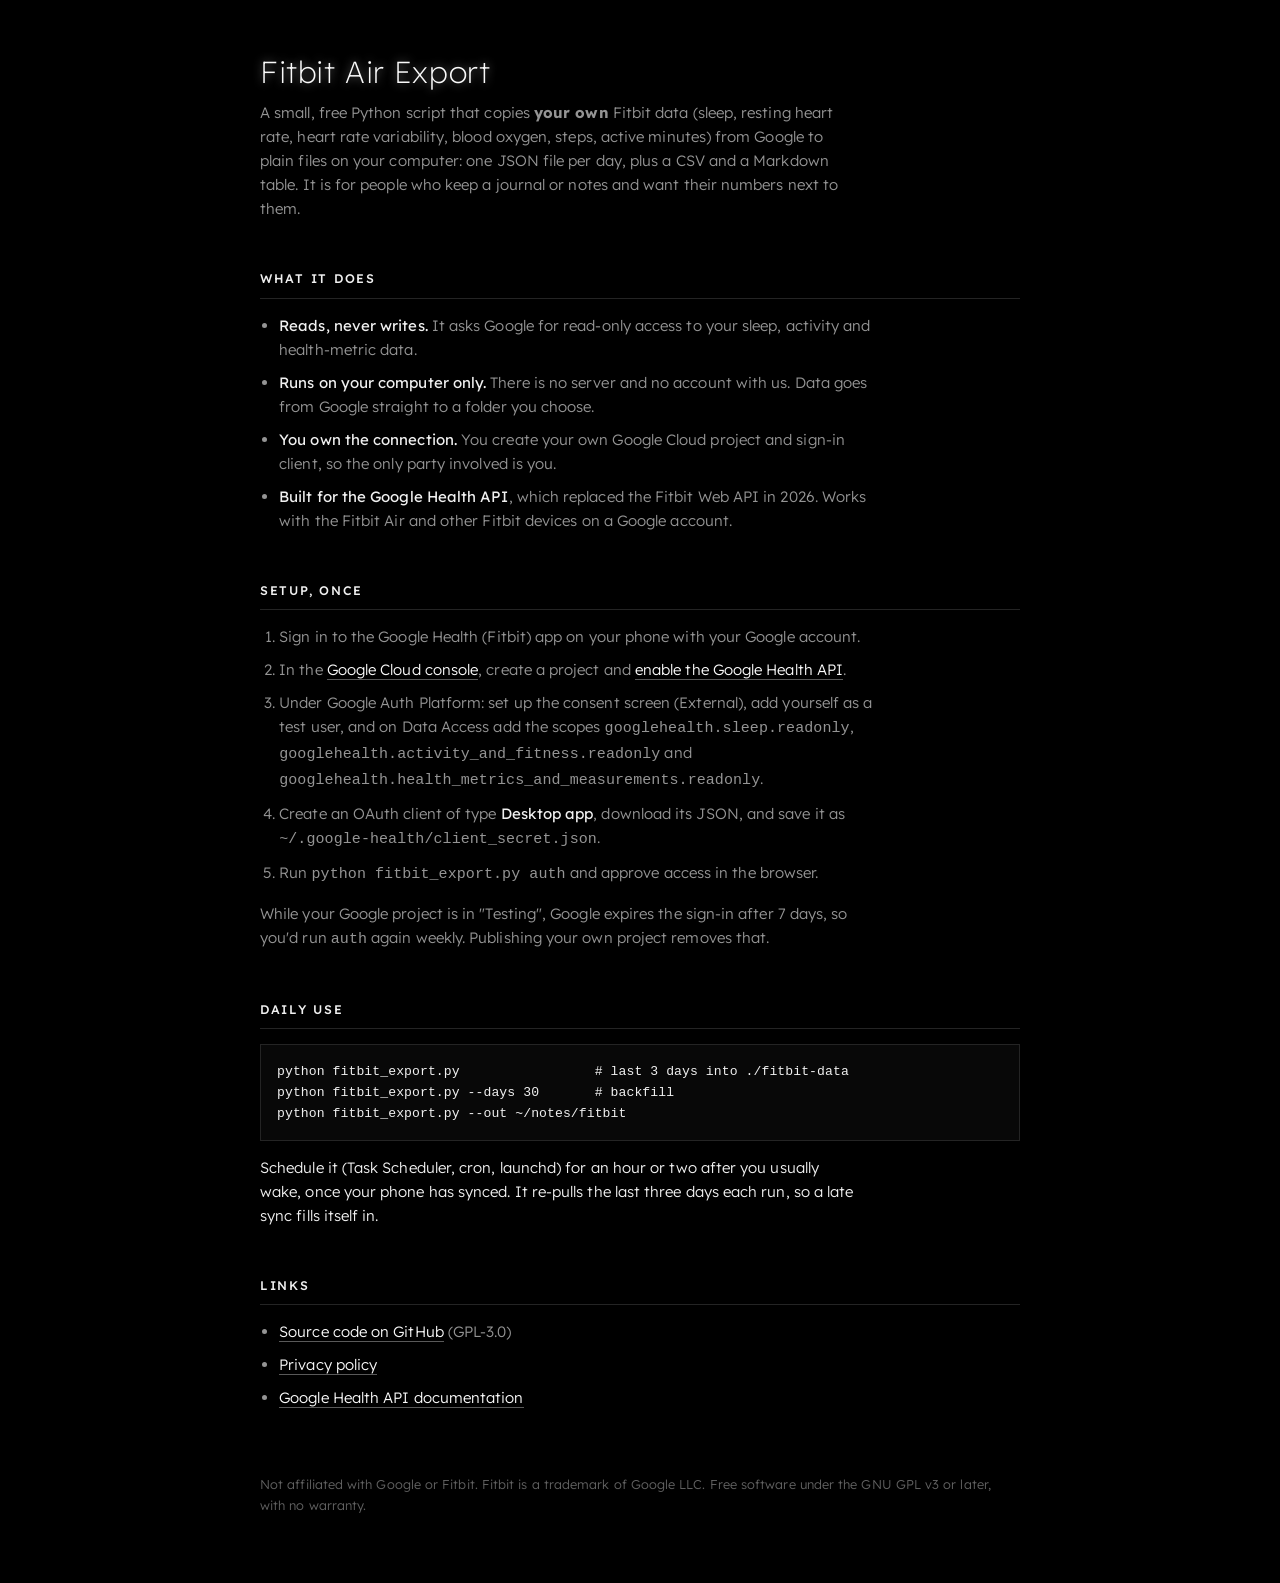
<file: index.html>
<!DOCTYPE html>
<!-- Fitbit Air Export <https://github.com/9-7-8/fitbit-air-export>
     Copyright (C) 2026 Ixora. SPDX-License-Identifier: GPL-3.0-or-later
     Free software with no warranty, under the GNU General Public License,
     version 3 or later: see LICENSE in the repository, or
     <https://www.gnu.org/licenses/>. -->
<html lang="en">
<head>
<meta charset="UTF-8">
<meta name="viewport" content="width=device-width, initial-scale=1.0">
<title>Fitbit Air Export</title>
<meta name="description" content="A small script that copies your own Fitbit Air data from the Google Health API to plain files on your computer.">
<link rel="stylesheet" href="theme.css">
<link rel="icon" type="image/svg+xml" href="favicon.svg">
<style>
  body { margin: 0; padding: 3rem 16px 5rem; }
  main { max-width: 760px; margin: 0 auto; }
  p, li { max-width: 66ch; }
  p.lede { margin: 0 0 2.4rem; }
  h2 {
    margin: 3rem 0 0.9rem; padding-bottom: 0.55rem; border-bottom: 1px solid var(--line-soft);
    text-transform: uppercase; letter-spacing: 0.14em; font-size: 0.78rem;
  }
  ol, ul { padding-left: 1.2rem; }
  li { margin-bottom: 0.55rem; color: var(--text-dim); }
  li b { color: var(--text); font-weight: 400; }
  pre { overflow-x: auto; padding: 1rem; background: var(--sunken); border: 1px solid var(--line-soft); font-family: var(--mono); font-size: 0.82rem; }
  .dim { color: var(--text-dim); }
  footer { margin-top: 4rem; font-size: 0.8rem; color: var(--text-faint); }
</style>
</head>
<body>
<main>
  <h1>Fitbit Air Export</h1>
  <p class="lede">A small, free Python script that copies <b>your own</b> Fitbit data (sleep, resting heart rate,
    heart rate variability, blood oxygen, steps, active minutes) from Google to plain files on your computer:
    one JSON file per day, plus a CSV and a Markdown table. It is for people who keep a journal or notes and want
    their numbers next to them.</p>

  <h2>What it does</h2>
  <ul>
    <li><b>Reads, never writes.</b> It asks Google for read-only access to your sleep, activity and health-metric data.</li>
    <li><b>Runs on your computer only.</b> There is no server and no account with us. Data goes from Google straight to a folder you choose.</li>
    <li><b>You own the connection.</b> You create your own Google Cloud project and sign-in client, so the only party involved is you.</li>
    <li><b>Built for the Google Health API</b>, which replaced the Fitbit Web API in 2026. Works with the Fitbit Air and other Fitbit devices on a Google account.</li>
  </ul>

  <h2>Setup, once</h2>
  <ol>
    <li>Sign in to the Google Health (Fitbit) app on your phone with your Google account.</li>
    <li>In the <a href="https://console.cloud.google.com/projectcreate">Google Cloud console</a>, create a project and
      <a href="https://console.cloud.google.com/apis/library/health.googleapis.com">enable the Google Health API</a>.</li>
    <li>Under Google Auth Platform: set up the consent screen (External), add yourself as a test user, and on
      Data Access add the scopes <code>googlehealth.sleep.readonly</code>, <code>googlehealth.activity_and_fitness.readonly</code>
      and <code>googlehealth.health_metrics_and_measurements.readonly</code>.</li>
    <li>Create an OAuth client of type <b>Desktop app</b>, download its JSON, and save it as
      <code>~/.google-health/client_secret.json</code>.</li>
    <li>Run <code>python fitbit_export.py auth</code> and approve access in the browser.</li>
  </ol>
  <p class="dim">While your Google project is in "Testing", Google expires the sign-in after 7 days, so you'd run
    <code>auth</code> again weekly. Publishing your own project removes that.</p>

  <h2>Daily use</h2>
<pre>python fitbit_export.py                 # last 3 days into ./fitbit-data
python fitbit_export.py --days 30       # backfill
python fitbit_export.py --out ~/notes/fitbit</pre>
  <p>Schedule it (Task Scheduler, cron, launchd) for an hour or two after you usually wake, once your phone has synced.
    It re-pulls the last three days each run, so a late sync fills itself in.</p>

  <h2>Links</h2>
  <ul>
    <li><a href="https://github.com/9-7-8/fitbit-air-export">Source code on GitHub</a> (GPL-3.0)</li>
    <li><a href="privacy.html">Privacy policy</a></li>
    <li><a href="https://developers.google.com/health">Google Health API documentation</a></li>
  </ul>

  <footer>Not affiliated with Google or Fitbit. Fitbit is a trademark of Google LLC.
    Free software under the GNU GPL v3 or later, with no warranty.</footer>
</main>
</body>
</html>
</file>
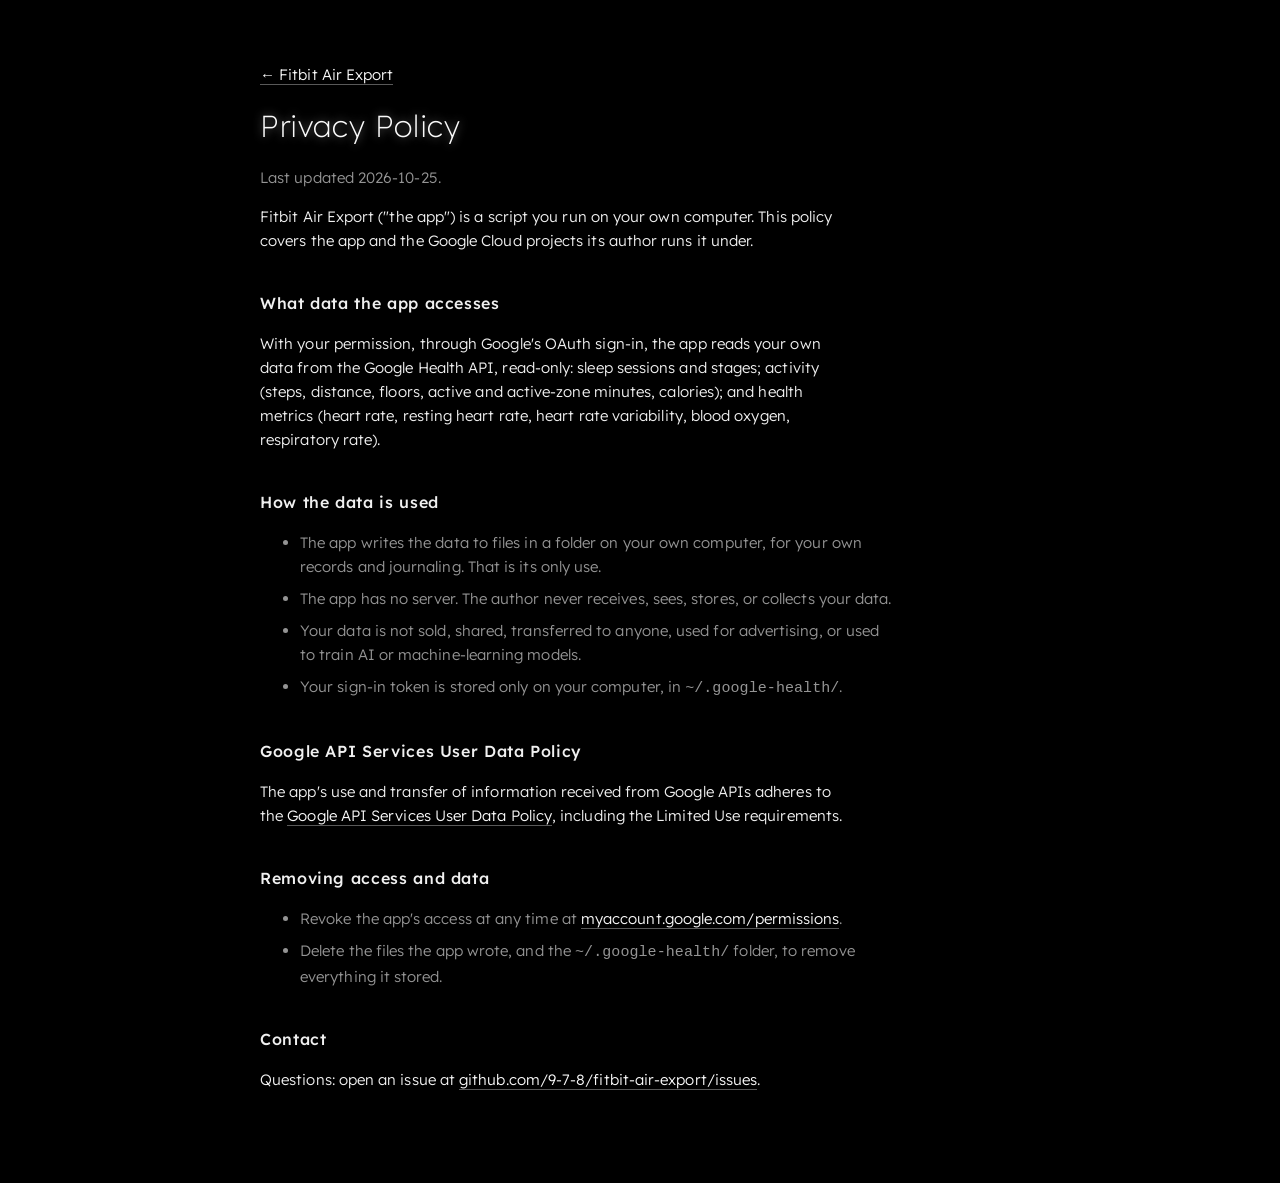
<file: privacy.html>
<!DOCTYPE html>
<!-- Fitbit Air Export <https://github.com/9-7-8/fitbit-air-export>
     Copyright (C) 2026 Ixora. SPDX-License-Identifier: GPL-3.0-or-later -->
<html lang="en">
<head>
<meta charset="UTF-8">
<meta name="viewport" content="width=device-width, initial-scale=1.0">
<title>Privacy Policy</title>
<link rel="stylesheet" href="theme.css">
<link rel="icon" type="image/svg+xml" href="favicon.svg">
<style>
  body { margin: 0; padding: 3rem 16px 5rem; }
  main { max-width: 760px; margin: 0 auto; }
  p, li { max-width: 66ch; }
  .dim { color: var(--text-dim); }
  h2 { margin: 2.4rem 0 0.7rem; font-size: 1rem; }
  li { margin-bottom: 0.5rem; color: var(--text-dim); }
</style>
</head>
<body>
<main>
  <p><a href="index.html">← Fitbit Air Export</a></p>
  <h1>Privacy Policy</h1>
  <p class="dim">Last updated 2026-10-25.</p>

  <p>Fitbit Air Export ("the app") is a script you run on your own computer. This policy covers the app and the
    Google Cloud projects its author runs it under.</p>

  <h2>What data the app accesses</h2>
  <p>With your permission, through Google's OAuth sign-in, the app reads your own data from the Google Health API,
    read-only: sleep sessions and stages; activity (steps, distance, floors, active and active-zone minutes, calories);
    and health metrics (heart rate, resting heart rate, heart rate variability, blood oxygen, respiratory rate).</p>

  <h2>How the data is used</h2>
  <ul>
    <li>The app writes the data to files in a folder on your own computer, for your own records and journaling. That is its only use.</li>
    <li>The app has no server. The author never receives, sees, stores, or collects your data.</li>
    <li>Your data is not sold, shared, transferred to anyone, used for advertising, or used to train AI or machine-learning models.</li>
    <li>Your sign-in token is stored only on your computer, in <code>~/.google-health/</code>.</li>
  </ul>

  <h2>Google API Services User Data Policy</h2>
  <p>The app's use and transfer of information received from Google APIs adheres to the
    <a href="https://developers.google.com/terms/api-services-user-data-policy">Google API Services User Data Policy</a>,
    including the Limited Use requirements.</p>

  <h2>Removing access and data</h2>
  <ul>
    <li>Revoke the app's access at any time at <a href="https://myaccount.google.com/permissions">myaccount.google.com/permissions</a>.</li>
    <li>Delete the files the app wrote, and the <code>~/.google-health/</code> folder, to remove everything it stored.</li>
  </ul>

  <h2>Contact</h2>
  <p>Questions: open an issue at <a href="https://github.com/9-7-8/fitbit-air-export/issues">github.com/9-7-8/fitbit-air-export/issues</a>.</p>
</main>
</body>
</html>
</file>
<file: theme.css>
/* theme.css, from SmallPages <https://github.com/9-7-8/SmallPages>
   Copyright (C) 2026 Ixora. SPDX-License-Identifier: GPL-3.0-or-later
   Free software with no warranty, under the GNU General Public License,
   version 3 or later: see LICENSE in the repository, or
   <https://www.gnu.org/licenses/>. */
@import url("https://fonts.googleapis.com/css2?family=Lexend+Deca:wght@200;300;400;500;600&display=swap");

/* ============================================================================
   SmallPages — unified theme
   Monochromatic glow on true OLED black. One typeface, one accent.

   Two knobs, both below. --sat is the master: 0 is the default white glow,
   1 is full colour. --h picks which colour that is once --sat is above 0,
   and does nothing at all while --sat is 0.

     --sat: 0      white (default)
     --sat: 1      full colour, at whatever --h says
     --sat: 0.35   a barely-there wash of --h

     --h: 288 violet-magenta · 190 cyan · 330 hot pink
          155 acid green · 40 amber · 0 red

   Link it in <head>, before the page's own <style> block:
     <link rel="stylesheet" href="theme.css">
   Pages carry layout and sizing only; every colour and typeface lives here.
   ========================================================================== */

:root {
  --sat: 0;
  --h: 288;

  /* Saturation channels, all scaled by the master knob. */
  --s-accent: calc(var(--sat) * 100%);
  --s-deep:   calc(var(--sat) * 85%);
  --s-line:   calc(var(--sat) * 45%);
  --s-ink:    calc(var(--sat) * 18%);

  /* As colour drains out, accents climb toward white so they stay accents
     instead of collapsing into mid-grey. At --sat: 1 these are the plain
     neon lightnesses; at --sat: 0 only --l-hot reaches pure white, which is
     what keeps hover and focus a visible step above the resting state. */
  --l-neon: calc(68% + (1 - var(--sat)) * 30%);
  --l-hot:  calc(80% + (1 - var(--sat)) * 20%);
  --l-deep: calc(46% + (1 - var(--sat)) * 16%);
  --l-glow: calc(62% + (1 - var(--sat)) * 38%);

  /* Reusable colour stems. hsl(var(--tint) / 0.07) reads the alpha off the end. */
  --tint:      var(--h) var(--s-accent) var(--l-glow);
  --tint-deep: var(--h) var(--s-line) 9%;

  /* Surface — true black, so OLED pixels actually switch off.
     Depth comes from hairlines and glow, never from lighter greys. */
  --bg:        #000000;
  --raised:    hsl(var(--h) var(--s-line) 6%);
  --sunken:    hsl(var(--h) var(--s-line) 3%);

  /* Glow — reserved for things that are live, focused, or clickable */
  --neon:      hsl(var(--h) var(--s-accent) var(--l-neon));
  --neon-hot:  hsl(var(--h) var(--s-accent) var(--l-hot));
  --neon-deep: hsl(var(--h) var(--s-deep) var(--l-deep));
  --glow:      0 0 14px hsl(var(--tint) / 0.40);
  --glow-soft: 0 0 8px  hsl(var(--tint) / 0.22);
  --text-glow: 0 0 10px hsl(var(--tint) / 0.45);

  /* Ink */
  --text:       hsl(var(--h) var(--s-ink) 94%);
  --text-dim:   hsl(var(--h) var(--s-ink) 58%);
  --text-faint: hsl(var(--h) var(--s-ink) 38%);

  /* Structure */
  --line:      hsl(var(--h) var(--s-line) 22%);
  --line-soft: hsl(var(--h) var(--s-line) 14%);

  /* Type — one family doing every job, differentiated by weight and tracking.
     --mono is the one exception, for text that is literally a command or a
     column of figures, and it stays a system stack so nothing is downloaded. */
  --sans: "Lexend Deca", "Helvetica Neue", Helvetica, Arial, sans-serif;
  --mono: ui-monospace, SFMono-Regular, Menlo, Consolas, monospace;

  color-scheme: dark;
  accent-color: var(--neon);
}

/* ---------------------------------------------------------------- base --- */

* { box-sizing: border-box; }

html { background: var(--bg); }

body {
  background: var(--bg);
  color: var(--text);
  font-family: var(--sans);
  font-weight: 300;
  font-size: 15px;
  line-height: 1.6;
  letter-spacing: 0.005em;
  -webkit-font-smoothing: antialiased;
  text-rendering: optimizeLegibility;
}

/* The starfield on the friend map was built for a purple-black page. */
body::before { display: none !important; }

::selection { background: hsl(var(--tint) / 0.28); color: #fff; }

:focus-visible {
  outline: 1px solid var(--neon);
  outline-offset: 2px;
  border-radius: 2px;
}

* { scrollbar-width: thin; scrollbar-color: var(--line) transparent; }
*::-webkit-scrollbar { width: 9px; height: 9px; }
*::-webkit-scrollbar-track { background: transparent; }
*::-webkit-scrollbar-thumb { background: var(--line); border-radius: 0; }
*::-webkit-scrollbar-thumb:hover { background: var(--neon-deep); }

/* ---------------------------------------------------------------- type --- */

h1, h2, h3, h4, header h1 {
  font-family: var(--sans);
  color: var(--text);
}

h1, header h1 {
  font-weight: 200;
  font-size: 1.9rem;
  letter-spacing: 0.02em;
  color: var(--neon);
  text-shadow: var(--text-glow);
  margin: 0 0 0.3rem;
}

h2, h2.section {
  font-weight: 500;
  font-size: 0.95rem;
  letter-spacing: 0.04em;
  color: var(--text);
}

p.lede, header p {
  color: var(--text-dim);
  font-weight: 300;
}

label, .sidebar-label {
  color: var(--text-dim);
  font-weight: 400;
  letter-spacing: 0.02em;
}

code, .mcmeta-out, .stats b, .rail-meta, input[type="number"] {
  font-variant-numeric: tabular-nums;
}

.hint, .note, .sub, .meta-line, .rail-cap, .rail-meta, .stats,
.dropzone .hint, .pane .cap, .unit, label .unit,
#hint, #legend, #mobile-hint {
  color: var(--text-faint);
}

/* --------------------------------------------------------------- links --- */

a {
  color: var(--neon);
  text-decoration: none;
  border-bottom: 1px solid hsl(var(--tint) / 0.35);
  transition: color 0.15s ease, border-color 0.15s ease, text-shadow 0.15s ease;
}
a:hover, a:focus-visible {
  color: var(--neon-hot);
  border-color: var(--neon-hot);
  text-shadow: var(--text-glow);
}
.download-list a { color: var(--neon); border-bottom-color: hsl(var(--tint) / 0.35); }
.download-list a:hover { color: var(--neon-hot); border-color: var(--neon-hot); }

/* ------------------------------------------------------------ surfaces --- */

.card, .panes > *, .stage, .mcmeta-out, .preview, #tooltip, #multibar {
  background: var(--raised);
  border: 1px solid var(--line-soft);
  border-radius: 0;
}

.card { padding: 1.5rem; }

/* Transparency-checker grids, re-cut from the hue so they read on black.
   The size matters: without it the gradients tile at the size of the element
   and the check becomes one enormous diamond across the whole panel. */
.preview, .stage {
  background-color: var(--sunken);
  background-image:
    linear-gradient(45deg,  hsl(var(--tint-deep)) 25%, transparent 25%),
    linear-gradient(-45deg, hsl(var(--tint-deep)) 25%, transparent 25%),
    linear-gradient(45deg,  transparent 75%, hsl(var(--tint-deep)) 75%),
    linear-gradient(-45deg, transparent 75%, hsl(var(--tint-deep)) 75%);
  background-size: 14px 14px;
  background-position: 0 0, 0 7px, 7px -7px, -7px 0;
}

/* The neutral grey check every image editor puts behind transparency. It is
   deliberately outside the page palette: it has to read as "there is nothing
   here" rather than as part of the design. --check sets the square size, and
   .solid swaps the whole thing for a flat colour set on the element. */
.checker {
  --check: 16px;
  background-color: #8c8c8c;
  background-image:
    linear-gradient(45deg, #5f5f5f 25%, transparent 25%, transparent 75%, #5f5f5f 75%),
    linear-gradient(45deg, #5f5f5f 25%, transparent 25%, transparent 75%, #5f5f5f 75%);
  background-size: var(--check) var(--check);
  background-position: 0 0, calc(var(--check) / 2) calc(var(--check) / 2);
}
.checker.solid { background-image: none; }

.divider { background: var(--line-soft); }

/* ------------------------------------------------------------ dropzone --- */

.dropzone {
  border: 1px dashed var(--line);
  background: transparent;
  color: var(--text);
  transition: border-color 0.15s ease, background 0.15s ease, box-shadow 0.15s ease;
}
.dropzone:hover, .dropzone.drag, .dropzone:focus-visible {
  border-color: var(--neon);
  background: hsl(var(--tint) / 0.05);
  box-shadow: inset var(--glow-soft);
  outline: none;
}
.dropzone img.thumb { border: 1px solid var(--line); }

/* -------------------------------------------------------------- inputs --- */

input[type="number"],
input[type="text"],
input[type="search"],
select,
textarea {
  font-family: var(--sans);
  font-weight: 300;
  background: var(--sunken);
  color: var(--text);
  border: 1px solid var(--line);
  border-radius: 0;
  padding: 0.4rem 0.5rem;
}
input::placeholder, textarea::placeholder { color: var(--text-faint); }
input[type="number"]:focus,
input[type="text"]:focus,
select:focus,
textarea:focus {
  border-color: var(--neon);
  box-shadow: var(--glow-soft);
  outline: none;
}

input[type="checkbox"], input[type="radio"] { accent-color: var(--neon); }

input[type="range"] { accent-color: var(--neon); background: transparent; }

/* ------------------------------------------------------------- buttons --- */

button {
  font-family: var(--sans);
  font-weight: 400;
  letter-spacing: 0.04em;
  background: transparent;
  color: var(--neon);
  border: 1px solid var(--neon-deep);
  border-radius: 0;
  padding: 0.55rem 1.1rem;
  cursor: pointer;
  transition: color 0.15s ease, border-color 0.15s ease,
              background 0.15s ease, box-shadow 0.15s ease;
}
button:not(:disabled):hover,
button:not(:disabled):focus-visible {
  color: var(--neon-hot);
  border-color: var(--neon);
  background: hsl(var(--tint) / 0.07);
  box-shadow: var(--glow);
}
button:not(:disabled):active { background: hsl(var(--tint) / 0.14); }
button:disabled {
  color: var(--text-faint);
  border-color: var(--line-soft);
  background: transparent;
  cursor: not-allowed;
  box-shadow: none;
}

/* Segmented controls: the selected one is the lit one. Pages that mark state
   with aria-pressed get the same treatment without opting into .seg. */
.seg button { border-color: var(--line); color: var(--text-dim); }
.seg button.on, .seg button.active,
button[aria-pressed="true"] {
  color: var(--neon);
  border-color: var(--neon);
  background: hsl(var(--tint) / 0.08);
  box-shadow: var(--glow-soft);
}

button.ghost {
  color: var(--text-dim);
  border-color: var(--line);
  padding: 0.4rem 0.7rem;
  font-size: 0.8rem;
}
button.ghost:not(:disabled):hover { color: var(--neon); border-color: var(--neon); }

.seg { display: flex; border: 1px solid var(--line); width: fit-content; max-width: 100%; flex-wrap: wrap; }
.seg button { border: none; border-right: 1px solid var(--line); }
.seg button:last-child { border-right: none; }

/* Colour swatches carry their own fill, so only the frame is themed. */
.swatch {
  border: 1px solid var(--line);
  background: var(--sunken);
  padding: 0.4rem;
  display: flex;
  flex-direction: column;
  gap: 0.35rem;
}
.swatch .chip { height: 34px; border: 1px solid hsl(var(--h) var(--s-line) 40%); cursor: pointer; padding: 0; width: 100%; }
.swatch .chip:hover { border-color: var(--neon); }
.swatch .acts button { flex: 1; font-size: 0.68rem; padding: 0.15rem 0; }
.swatch.locked { border-color: var(--neon-deep); }
.swatch.locked .acts button.lk {
  color: var(--neon);
  border-color: var(--neon);
  background: hsl(var(--tint) / 0.10);
}

#reset-btn { color: var(--text-dim); border-color: var(--line); }
#reset-btn:hover { color: var(--text); border-color: var(--text-dim); box-shadow: none; }

/* -------------------------------------------------------------- status --- */

.status { color: var(--text-dim); }
/* Monochrome, so failure is signalled by intensity and a bar, not by hue. */
.status.error {
  color: var(--neon-hot);
  text-shadow: var(--text-glow);
  border-left: 2px solid var(--neon);
  padding-left: 0.6rem;
}

/* ------------------------------------------------- image → svg specifics -- */

.wipe .seam { background: var(--neon); box-shadow: var(--glow); }
.wipe .seam::after {
  background: var(--neon);
  border: 2px solid #000;
  box-shadow: var(--glow);
}
.stats b { color: var(--neon); }

/* ------------------------------------------------ friend map specifics --- */

header { border-bottom: 1px solid var(--line-soft); }

.sidebar {
  background: var(--bg);
  border-right: 1px solid var(--line-soft);
}

.sidebar .chip {
  color: var(--text);
  border: 1px solid transparent;
  border-radius: 0;
}
.sidebar .chip:hover { background: hsl(var(--tint) / 0.07); }
.sidebar .chip.active {
  background: hsl(var(--tint) / 0.12);
  border-color: var(--neon-deep);
  color: var(--neon-hot);
}
.chip-count {
  color: var(--text-faint);
  background: hsl(var(--h) var(--s-line) 12%);
  border-radius: 0;
}

#tooltip { box-shadow: 0 0 0 1px hsl(var(--tint) / 0.12), 0 8px 30px #000; }
#tooltip .tip-title {
  font-family: var(--sans);
  font-weight: 500;
  color: var(--neon);
  text-shadow: var(--text-glow);
}
#tooltip .tip-item { color: var(--text); font-weight: 300; }

#multibar {
  color: var(--neon);
  border-color: var(--neon-deep);
  border-radius: 0;
  box-shadow: var(--glow-soft);
}

/* The old legend advertised a rainbow; the scale is now one hue, dim → lit. */
.leg-rainbow {
  background: linear-gradient(to right,
    hsl(var(--h) var(--s-line) 22%), var(--neon));
  border-radius: 0;
}
.leg-solid  { border-color: hsl(var(--tint) / 0.55); }
.leg-dashed { border-color: hsl(var(--h) var(--s-ink) 45%); }

/* --------------------------------------------------------------- back ---- */

/* Every page but the index carries one of these directly above its title. */
.home {
  display: inline-block;
  margin-bottom: 1.1rem;
  font-size: 0.78rem;
  letter-spacing: 0.06em;
  color: var(--text-faint);
  border-bottom: 1px solid transparent;
}
.home:hover, .home:focus-visible {
  color: var(--neon);
  border-bottom-color: transparent;
  text-shadow: var(--text-glow);
}

/* ---------------------------------------------------------------- nav ---- */

nav ul { list-style: none; padding: 0; margin: 0; }

/* -------------------------------------------------------------- motion --- */

@media (prefers-reduced-motion: reduce) {
  *, *::before, *::after {
    transition: none !important;
    animation: none !important;
  }
}
</file>
